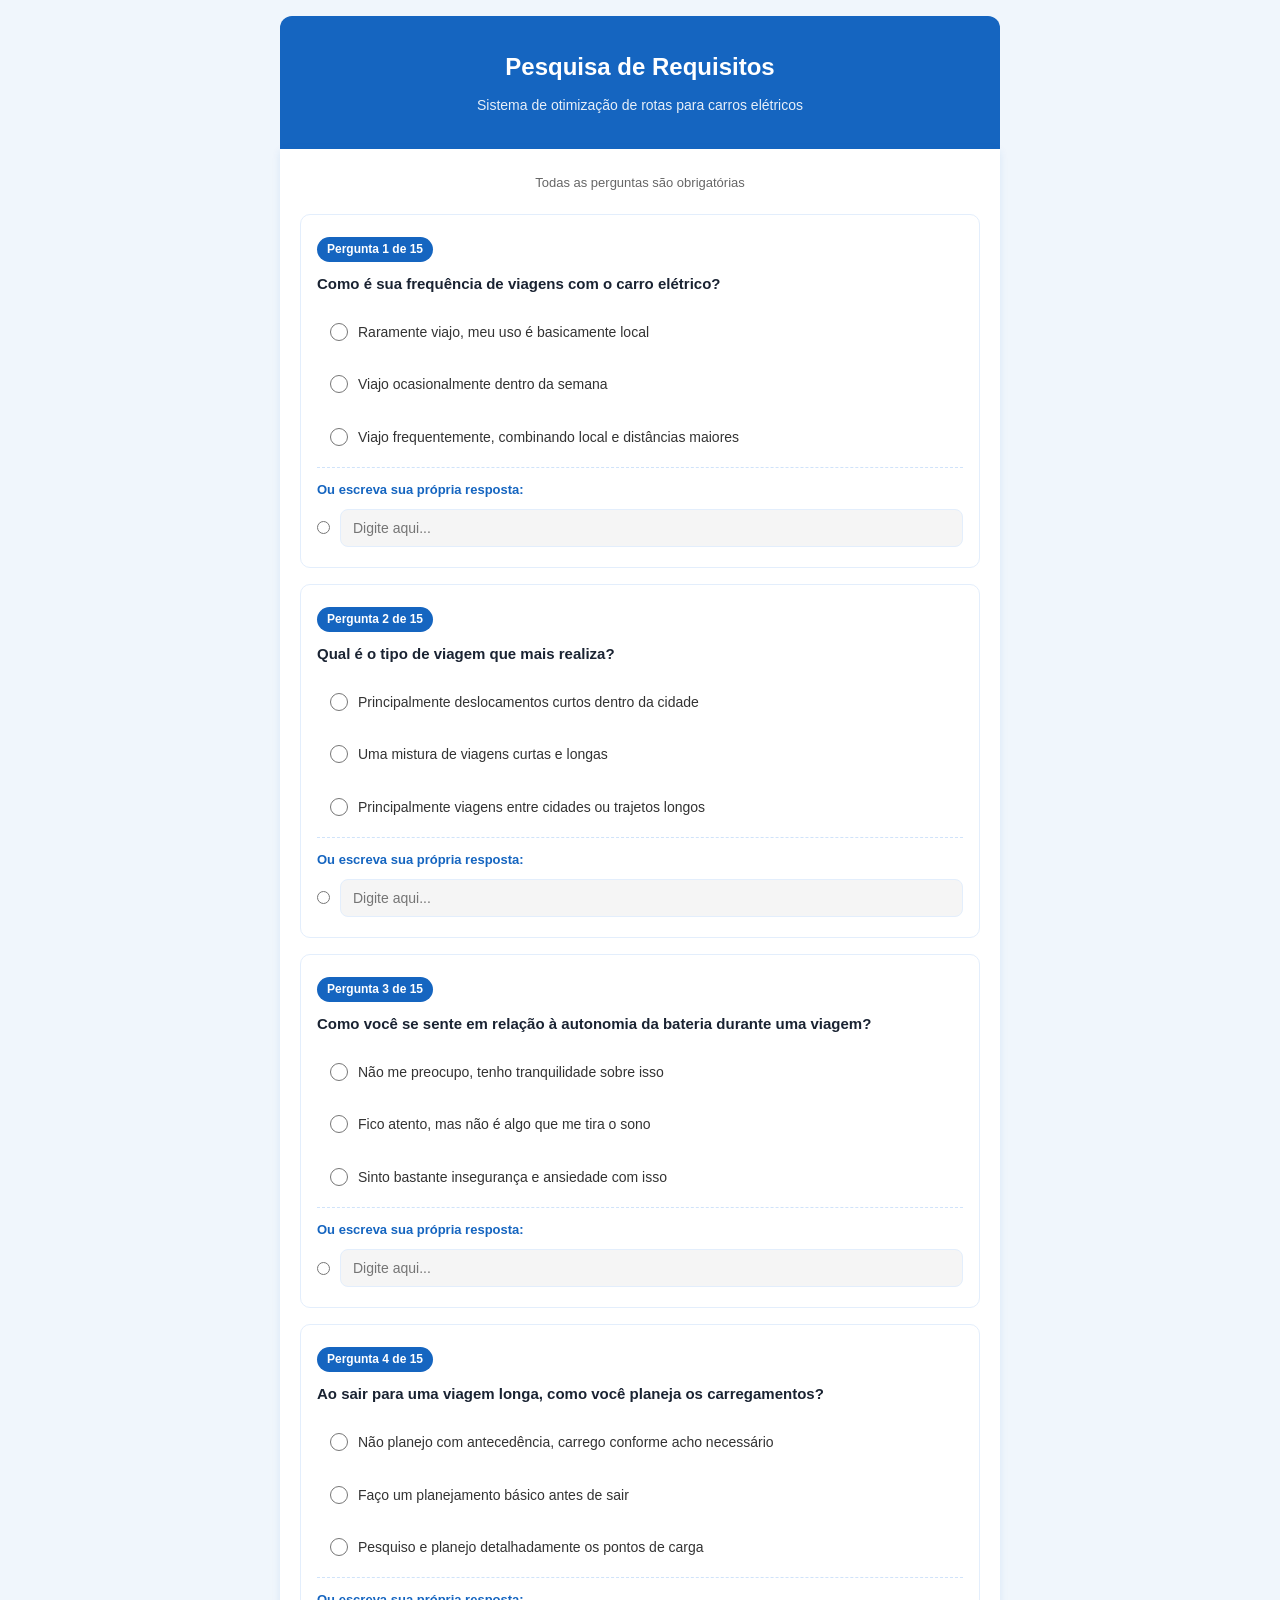
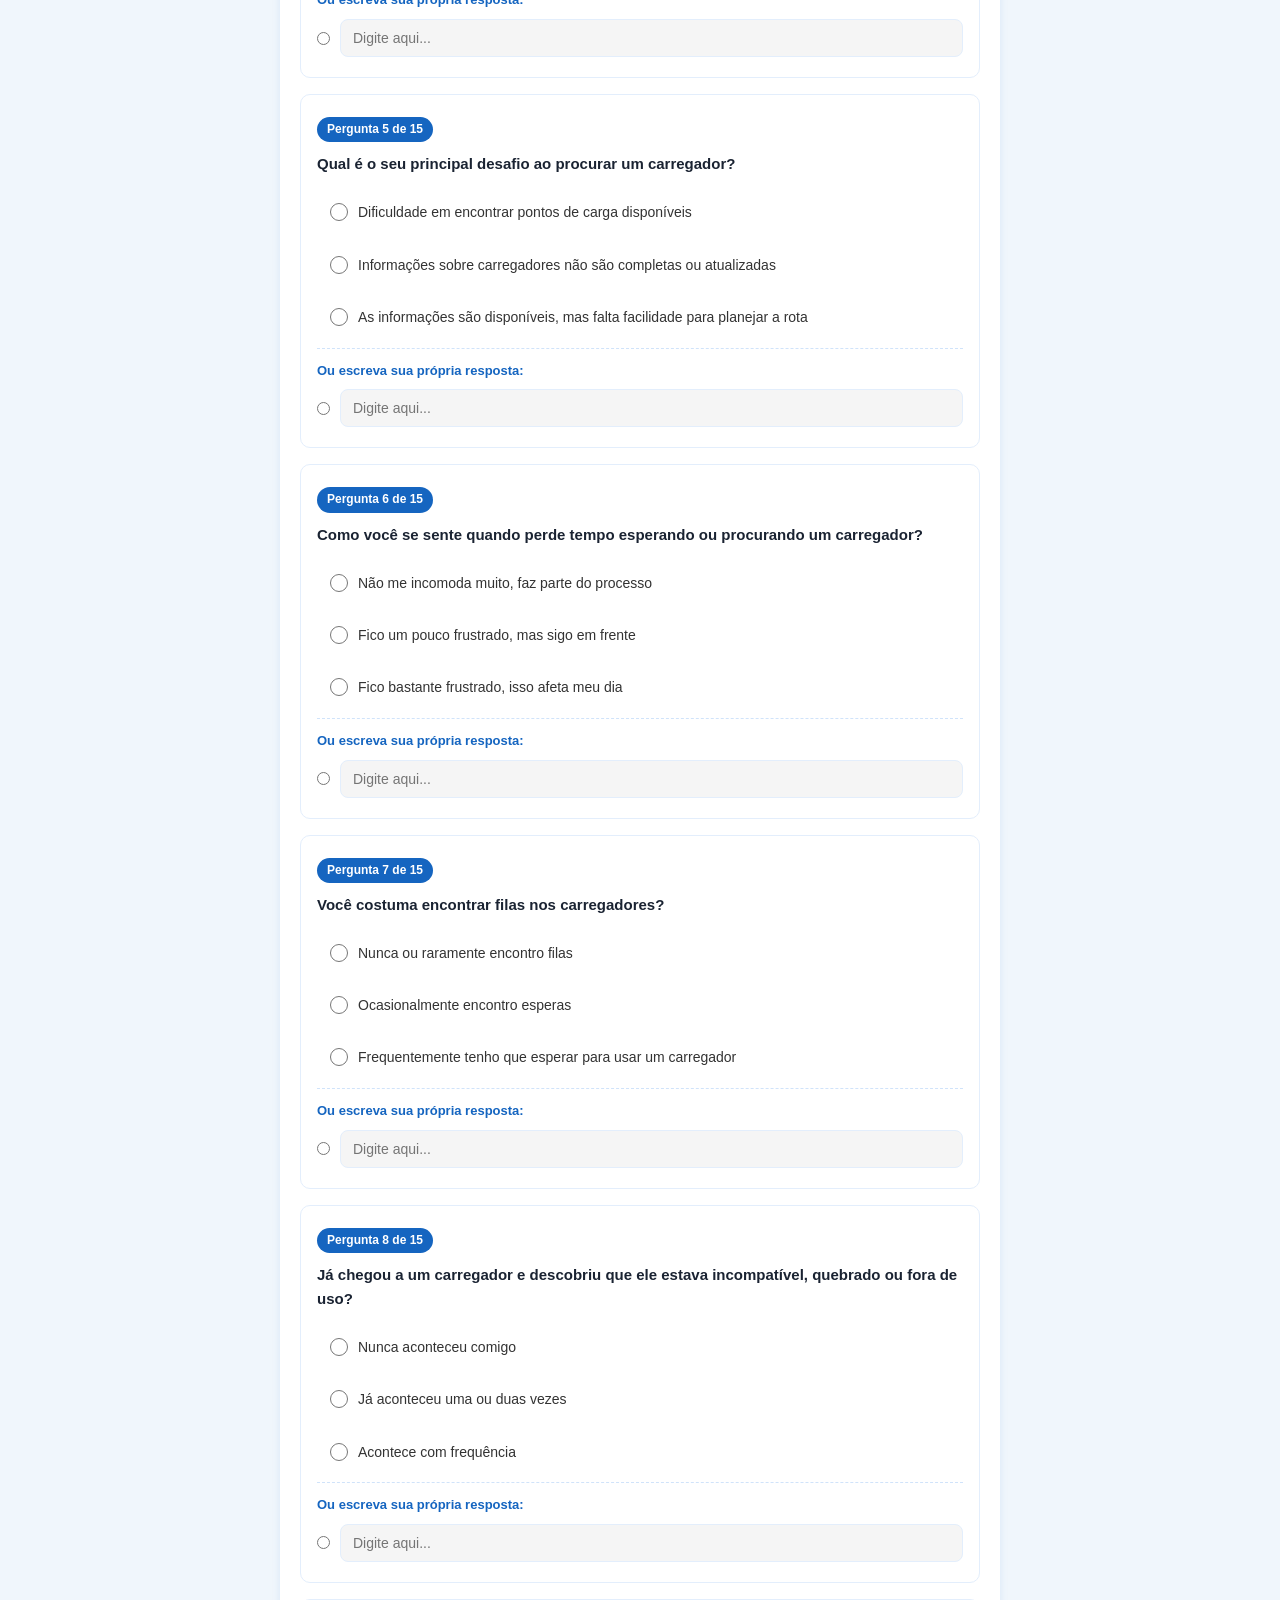
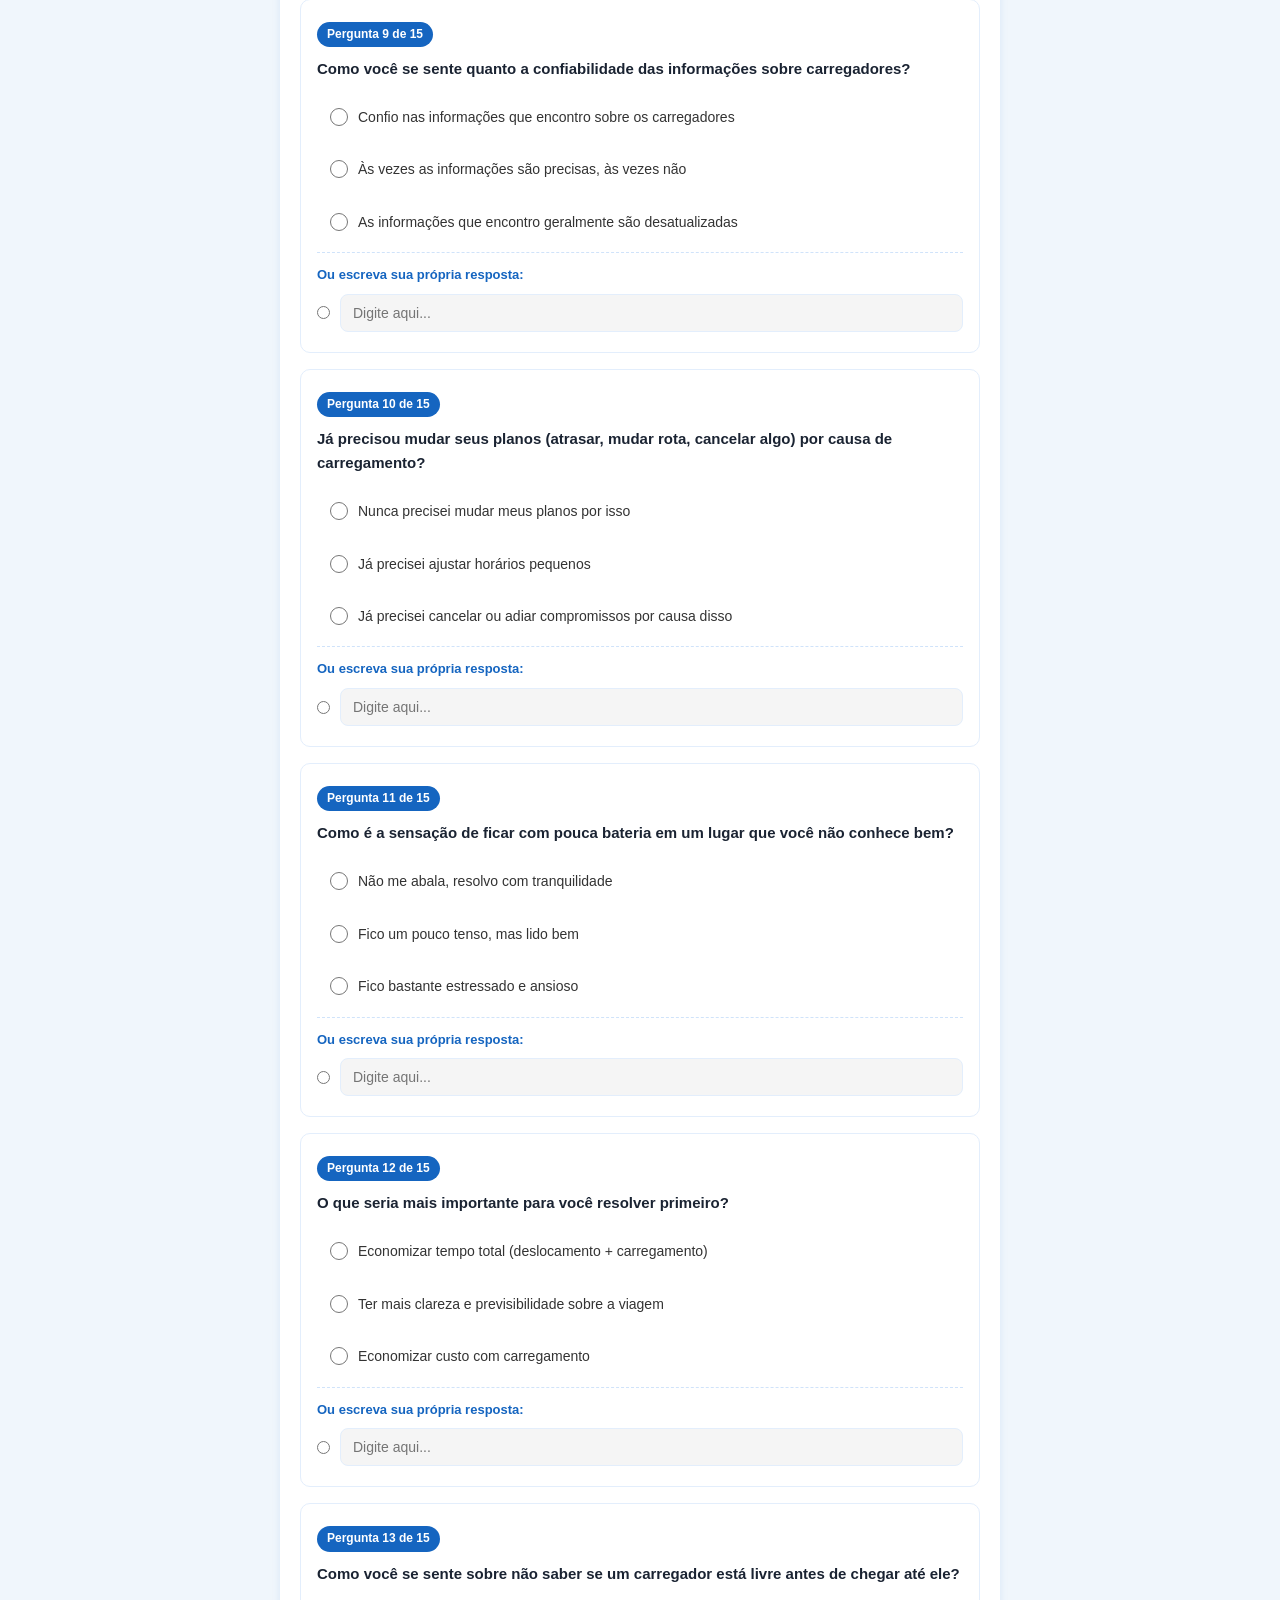
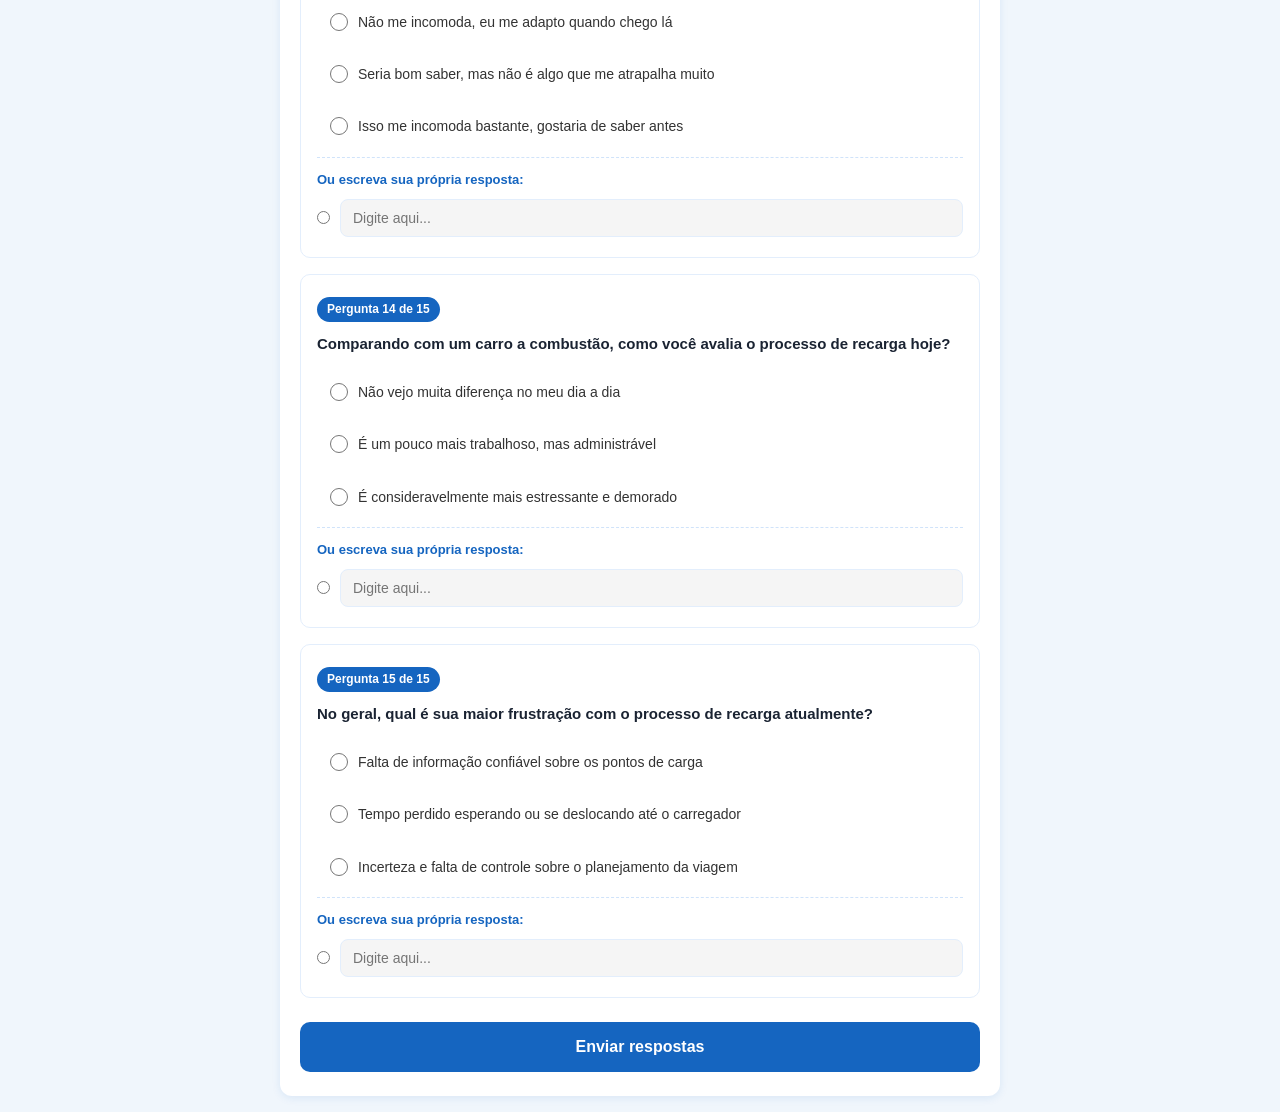
<file: index.html>
<!DOCTYPE html>
<html lang="pt-BR">
<head>
<meta charset="UTF-8">
<meta name="viewport" content="width=device-width, initial-scale=1, maximum-scale=1, minimum-scale=1, user-scalable=no, viewport-fit=cover, shrink-to-fit=no">
<title>Pesquisa - Sistema de Otimização de Rotas para Carros Elétricos</title>
<link rel="stylesheet" href="style.css">
</head>
<body>

<div class="container">
  <div class="header">
    <h1>Pesquisa de Requisitos</h1>
    <p>Sistema de otimização de rotas para carros elétricos</p>
  </div>

  <div class="form-wrapper">
    <p class="required-note">Todas as perguntas são obrigatórias</p>

    <form id="surveyForm">
      <div id="questionsContainer"></div>

      <button type="submit" class="submit-btn" id="submitBtn">
        Enviar respostas
      </button>

      <div class="status-message" id="statusMessage"></div>
    </form>
  </div>
</div>

<script>
  document.addEventListener('dblclick', function (event) {
    event.preventDefault();
    event.stopPropagation();
  }, { passive: false });

  document.addEventListener('touchstart', function (event) {
    if (event.touches.length > 0) {
      this._lastX = event.touches[0].clientX;
      this._lastY = event.touches[0].clientY;
    }
    event.preventDefault();
  }, { passive: false });

  document.addEventListener('touchmove', function (event) {
    if (event.touches.length >= 1) {
      const touch = event.touches[0];
      const deltaX = Math.abs(touch.clientX - (this._lastX || touch.clientX));
      const deltaY = Math.abs(touch.clientY - (this._lastY || touch.clientY));

      if (deltaX > 1 || deltaY > 1 || event.touches.length > 1) {
        event.preventDefault();
      }

      this._lastX = touch.clientX;
      this._lastY = touch.clientY;
    }
  }, { passive: false });

  document.addEventListener('gesturestart', function (event) {
    event.preventDefault();
  }, { passive: false });

  document.addEventListener('gesturechange', function (event) {
    event.preventDefault();
  }, { passive: false });

  document.addEventListener('gestureend', function (event) {
    event.preventDefault();
  }, { passive: false });

  document.addEventListener('touchend', function (event) {
    event.preventDefault();
  }, { passive: false });

  document.addEventListener('contextmenu', function (event) {
    event.preventDefault();
  });

  // ==========================================
  // IMPORTANTE: Substitua pela URL do seu Google Apps Script
  // Veja o guia de configuração para obter essa URL
  // ==========================================
  const GOOGLE_SCRIPT_URL = 'https://script.google.com/macros/library/d/1Z0auUuol8Z-AuIEBQ-giIkFjAjs9nuv-XI1DzMgzzAleDBt_2IXjGBBi/1';

  const questions = [
    {
      num: 1,
      question: "Como é sua frequência de viagens com o carro elétrico?",
      options: [
        "Raramente viajo, meu uso é basicamente local",
        "Viajo ocasionalmente dentro da semana",
        "Viajo frequentemente, combinando local e distâncias maiores"
      ]
    },
    {
      num: 2,
      question: "Qual é o tipo de viagem que mais realiza?",
      options: [
        "Principalmente deslocamentos curtos dentro da cidade",
        "Uma mistura de viagens curtas e longas",
        "Principalmente viagens entre cidades ou trajetos longos"
      ]
    },
    {
      num: 3,
      question: "Como você se sente em relação à autonomia da bateria durante uma viagem?",
      options: [
        "Não me preocupo, tenho tranquilidade sobre isso",
        "Fico atento, mas não é algo que me tira o sono",
        "Sinto bastante insegurança e ansiedade com isso"
      ]
    },
    {
      num: 4,
      question: "Ao sair para uma viagem longa, como você planeja os carregamentos?",
      options: [
        "Não planejo com antecedência, carrego conforme acho necessário",
        "Faço um planejamento básico antes de sair",
        "Pesquiso e planejo detalhadamente os pontos de carga"
      ]
    },
    {
      num: 5,
      question: "Qual é o seu principal desafio ao procurar um carregador?",
      options: [
        "Dificuldade em encontrar pontos de carga disponíveis",
        "Informações sobre carregadores não são completas ou atualizadas",
        "As informações são disponíveis, mas falta facilidade para planejar a rota"
      ]
    },
    {
      num: 6,
      question: "Como você se sente quando perde tempo esperando ou procurando um carregador?",
      options: [
        "Não me incomoda muito, faz parte do processo",
        "Fico um pouco frustrado, mas sigo em frente",
        "Fico bastante frustrado, isso afeta meu dia"
      ]
    },
    {
      num: 7,
      question: "Você costuma encontrar filas nos carregadores?",
      options: [
        "Nunca ou raramente encontro filas",
        "Ocasionalmente encontro esperas",
        "Frequentemente tenho que esperar para usar um carregador"
      ]
    },
    {
      num: 8,
      question: "Já chegou a um carregador e descobriu que ele estava incompatível, quebrado ou fora de uso?",
      options: [
        "Nunca aconteceu comigo",
        "Já aconteceu uma ou duas vezes",
        "Acontece com frequência"
      ]
    },
    {
      num: 9,
      question: "Como você se sente quanto a confiabilidade das informações sobre carregadores?",
      options: [
        "Confio nas informações que encontro sobre os carregadores",
        "Às vezes as informações são precisas, às vezes não",
        "As informações que encontro geralmente são desatualizadas"
      ]
    },
    {
      num: 10,
      question: "Já precisou mudar seus planos (atrasar, mudar rota, cancelar algo) por causa de carregamento?",
      options: [
        "Nunca precisei mudar meus planos por isso",
        "Já precisei ajustar horários pequenos",
        "Já precisei cancelar ou adiar compromissos por causa disso"
      ]
    },
    {
      num: 11,
      question: "Como é a sensação de ficar com pouca bateria em um lugar que você não conhece bem?",
      options: [
        "Não me abala, resolvo com tranquilidade",
        "Fico um pouco tenso, mas lido bem",
        "Fico bastante estressado e ansioso"
      ]
    },
    {
      num: 12,
      question: "O que seria mais importante para você resolver primeiro?",
      options: [
        "Economizar tempo total (deslocamento + carregamento)",
        "Ter mais clareza e previsibilidade sobre a viagem",
        "Economizar custo com carregamento"
      ]
    },
    {
      num: 13,
      question: "Como você se sente sobre não saber se um carregador está livre antes de chegar até ele?",
      options: [
        "Não me incomoda, eu me adapto quando chego lá",
        "Seria bom saber, mas não é algo que me atrapalha muito",
        "Isso me incomoda bastante, gostaria de saber antes"
      ]
    },
    {
      num: 14,
      question: "Comparando com um carro a combustão, como você avalia o processo de recarga hoje?",
      options: [
        "Não vejo muita diferença no meu dia a dia",
        "É um pouco mais trabalhoso, mas administrável",
        "É consideravelmente mais estressante e demorado"
      ]
    },
    {
      num: 15,
      question: "No geral, qual é sua maior frustração com o processo de recarga atualmente?",
      options: [
        "Falta de informação confiável sobre os pontos de carga",
        "Tempo perdido esperando ou se deslocando até o carregador",
        "Incerteza e falta de controle sobre o planejamento da viagem"
      ]
    }
  ];

  const container = document.getElementById('questionsContainer');

  questions.forEach(q => {
    const card = document.createElement('div');
    card.className = 'question-card';

    const numBadge = document.createElement('span');
    numBadge.className = 'question-number';
    numBadge.textContent = `Pergunta ${q.num} de ${questions.length}`;
    card.appendChild(numBadge);

    const title = document.createElement('p');
    title.className = 'question-text';
    title.textContent = q.question;
    card.appendChild(title);

    const optionsDiv = document.createElement('div');
    optionsDiv.className = 'options-list';

    q.options.forEach(option => {
      const label = document.createElement('label');
      label.className = 'option-label';

      const radio = document.createElement('input');
      radio.type = 'radio';
      radio.name = `q${q.num}`;
      radio.value = option;
      radio.required = true;

      const text = document.createElement('span');
      text.className = 'option-text';
      text.textContent = option;

      label.appendChild(radio);
      label.appendChild(text);
      optionsDiv.appendChild(label);
    });

    card.appendChild(optionsDiv);

    const otherSection = document.createElement('div');
    otherSection.className = 'other-section';

    const otherLabel = document.createElement('label');
    otherLabel.className = 'other-label';
    otherLabel.textContent = 'Ou escreva sua própria resposta:';
    otherSection.appendChild(otherLabel);

    const otherWrapper = document.createElement('div');
    otherWrapper.className = 'other-input-wrapper';

    const otherRadio = document.createElement('input');
    otherRadio.type = 'radio';
    otherRadio.name = `q${q.num}`;
    otherRadio.value = '';
    otherRadio.id = `other-radio-${q.num}`;

    const otherInput = document.createElement('input');
    otherInput.type = 'text';
    otherInput.className = 'other-input';
    otherInput.placeholder = 'Digite aqui...';
    otherInput.disabled = true;

    otherRadio.addEventListener('change', () => {
      otherInput.disabled = !otherRadio.checked;
      if (otherRadio.checked) otherInput.focus();
    });

    otherInput.addEventListener('input', () => {
      otherRadio.checked = true;
      otherRadio.value = otherInput.value;
    });

    otherWrapper.appendChild(otherRadio);
    otherWrapper.appendChild(otherInput);
    otherSection.appendChild(otherWrapper);
    card.appendChild(otherSection);

    container.appendChild(card);
  });

  const form = document.getElementById('surveyForm');
  const submitBtn = document.getElementById('submitBtn');
  const statusMessage = document.getElementById('statusMessage');

  form.addEventListener('submit', async (e) => {
    e.preventDefault();

    const formData = new FormData(form);
    const responses = {
      timestamp: new Date().toISOString()
    };

    let allAnswered = true;

    questions.forEach(q => {
      const value = formData.get(`q${q.num}`);
      if (!value || value.trim() === '') {
        allAnswered = false;
      }
      responses[`pergunta_${q.num}`] = value || '';
    });

    if (!allAnswered) {
      statusMessage.className = 'status-message error';
      statusMessage.textContent = 'Por favor, responda todas as perguntas antes de enviar.';
      statusMessage.scrollIntoView({ behavior: 'smooth', block: 'center' });
      return;
    }

    if (GOOGLE_SCRIPT_URL === 'COLE_AQUI_A_URL_DO_SEU_APPS_SCRIPT') {
      statusMessage.className = 'status-message error';
      statusMessage.textContent = 'Erro de configuração: URL do Google Apps Script não foi definida.';
      return;
    }

    submitBtn.disabled = true;
    statusMessage.className = 'status-message loading';
    statusMessage.textContent = 'Enviando suas respostas...';

    try {
      await fetch(GOOGLE_SCRIPT_URL, {
        method: 'POST',
        mode: 'no-cors',
        headers: {
          'Content-Type': 'application/json'
        },
        body: JSON.stringify(responses)
      });

      statusMessage.className = 'status-message success';
      statusMessage.textContent = 'Obrigado! Suas respostas foram enviadas com sucesso.';
      form.reset();
      submitBtn.disabled = true;
      submitBtn.textContent = 'Respostas enviadas';

    } catch (error) {
      statusMessage.className = 'status-message error';
      statusMessage.textContent = 'Erro ao enviar respostas. Por favor, tente novamente.';
      submitBtn.disabled = false;
    }
  });
</script>

</body>
</html>
</file>
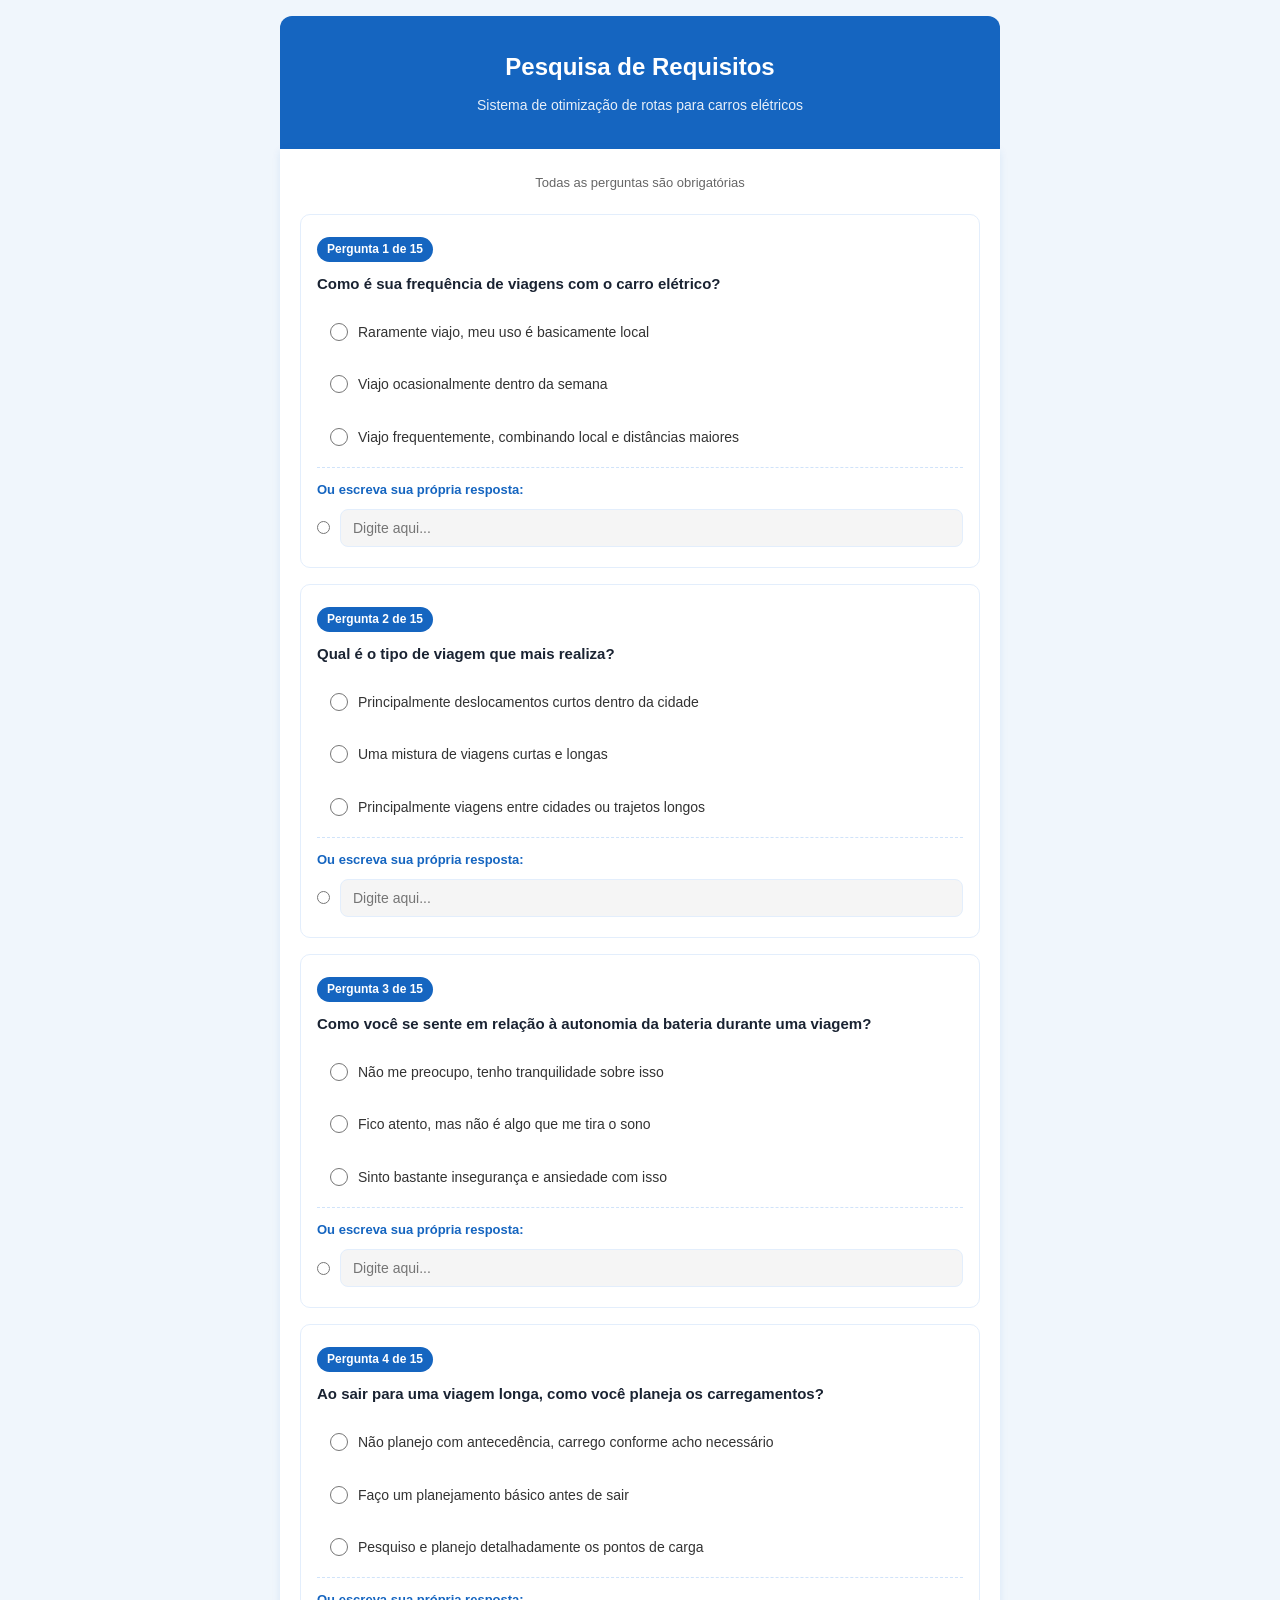
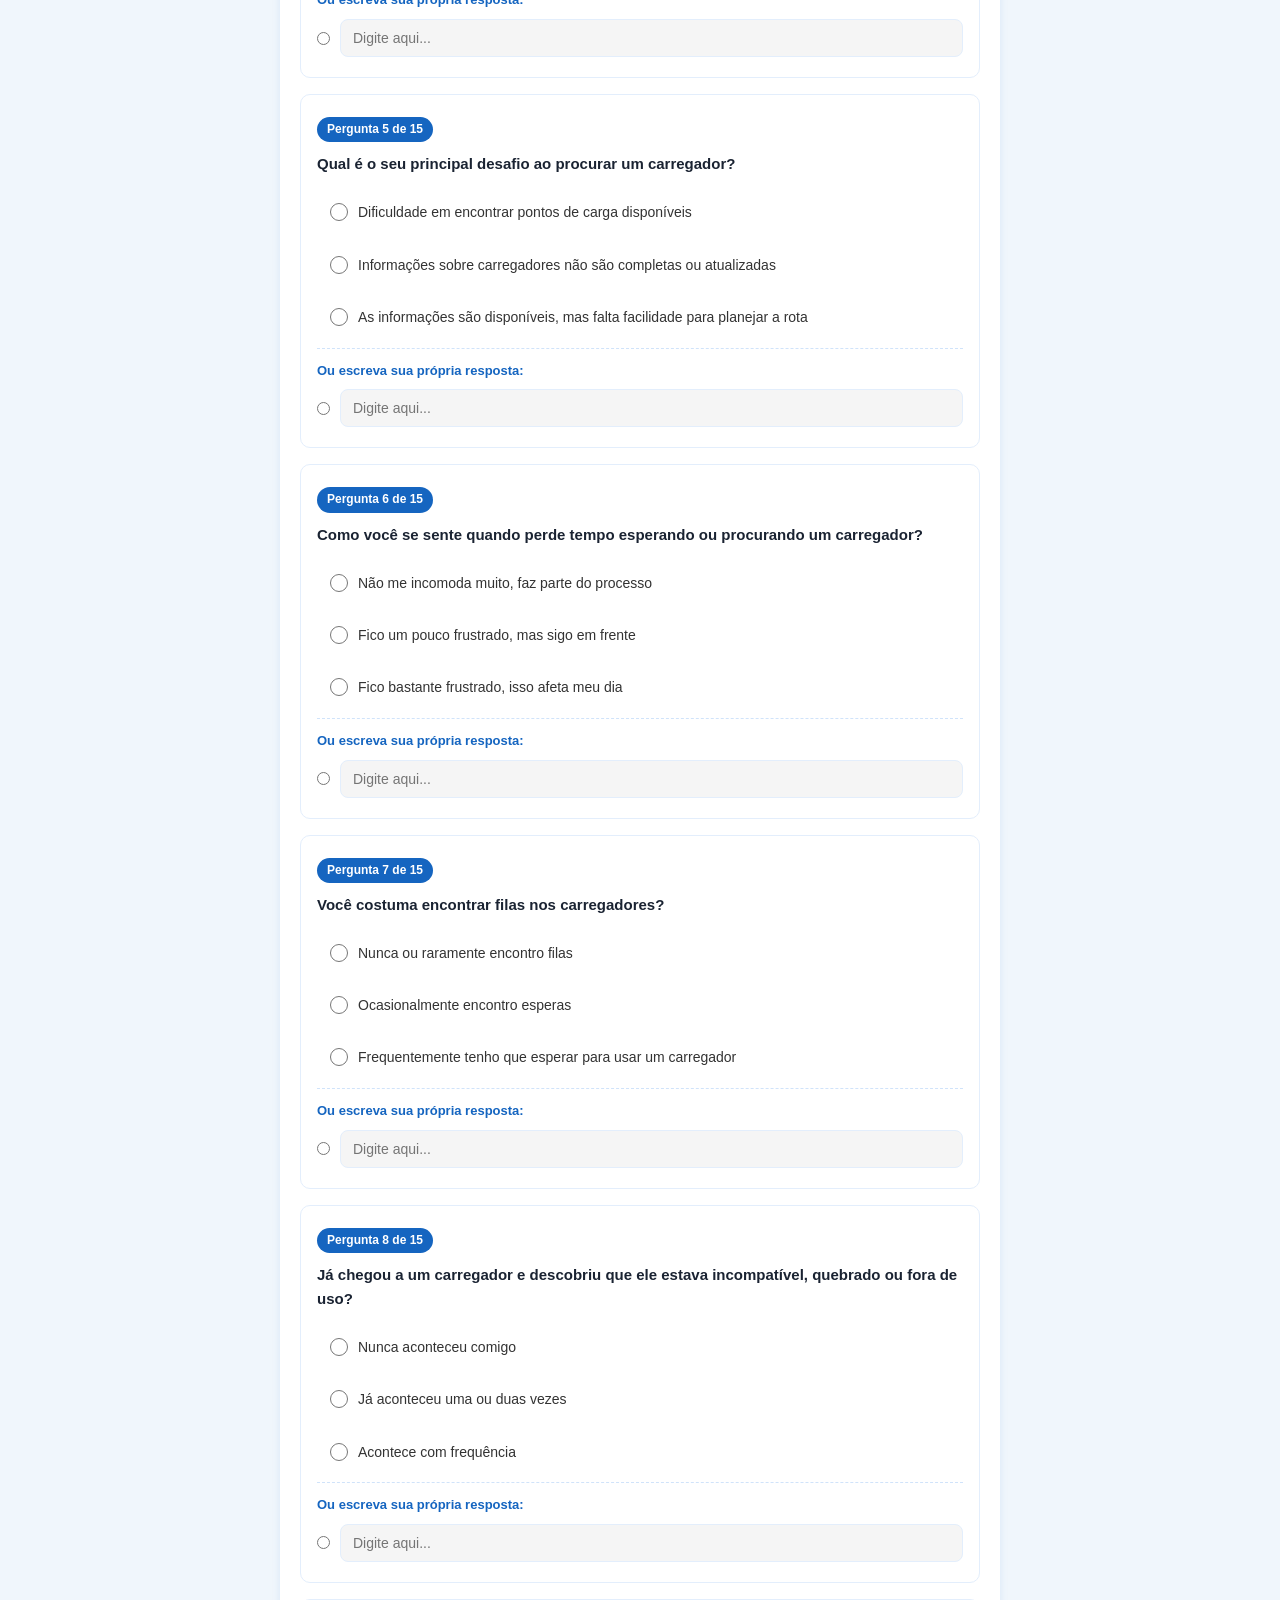
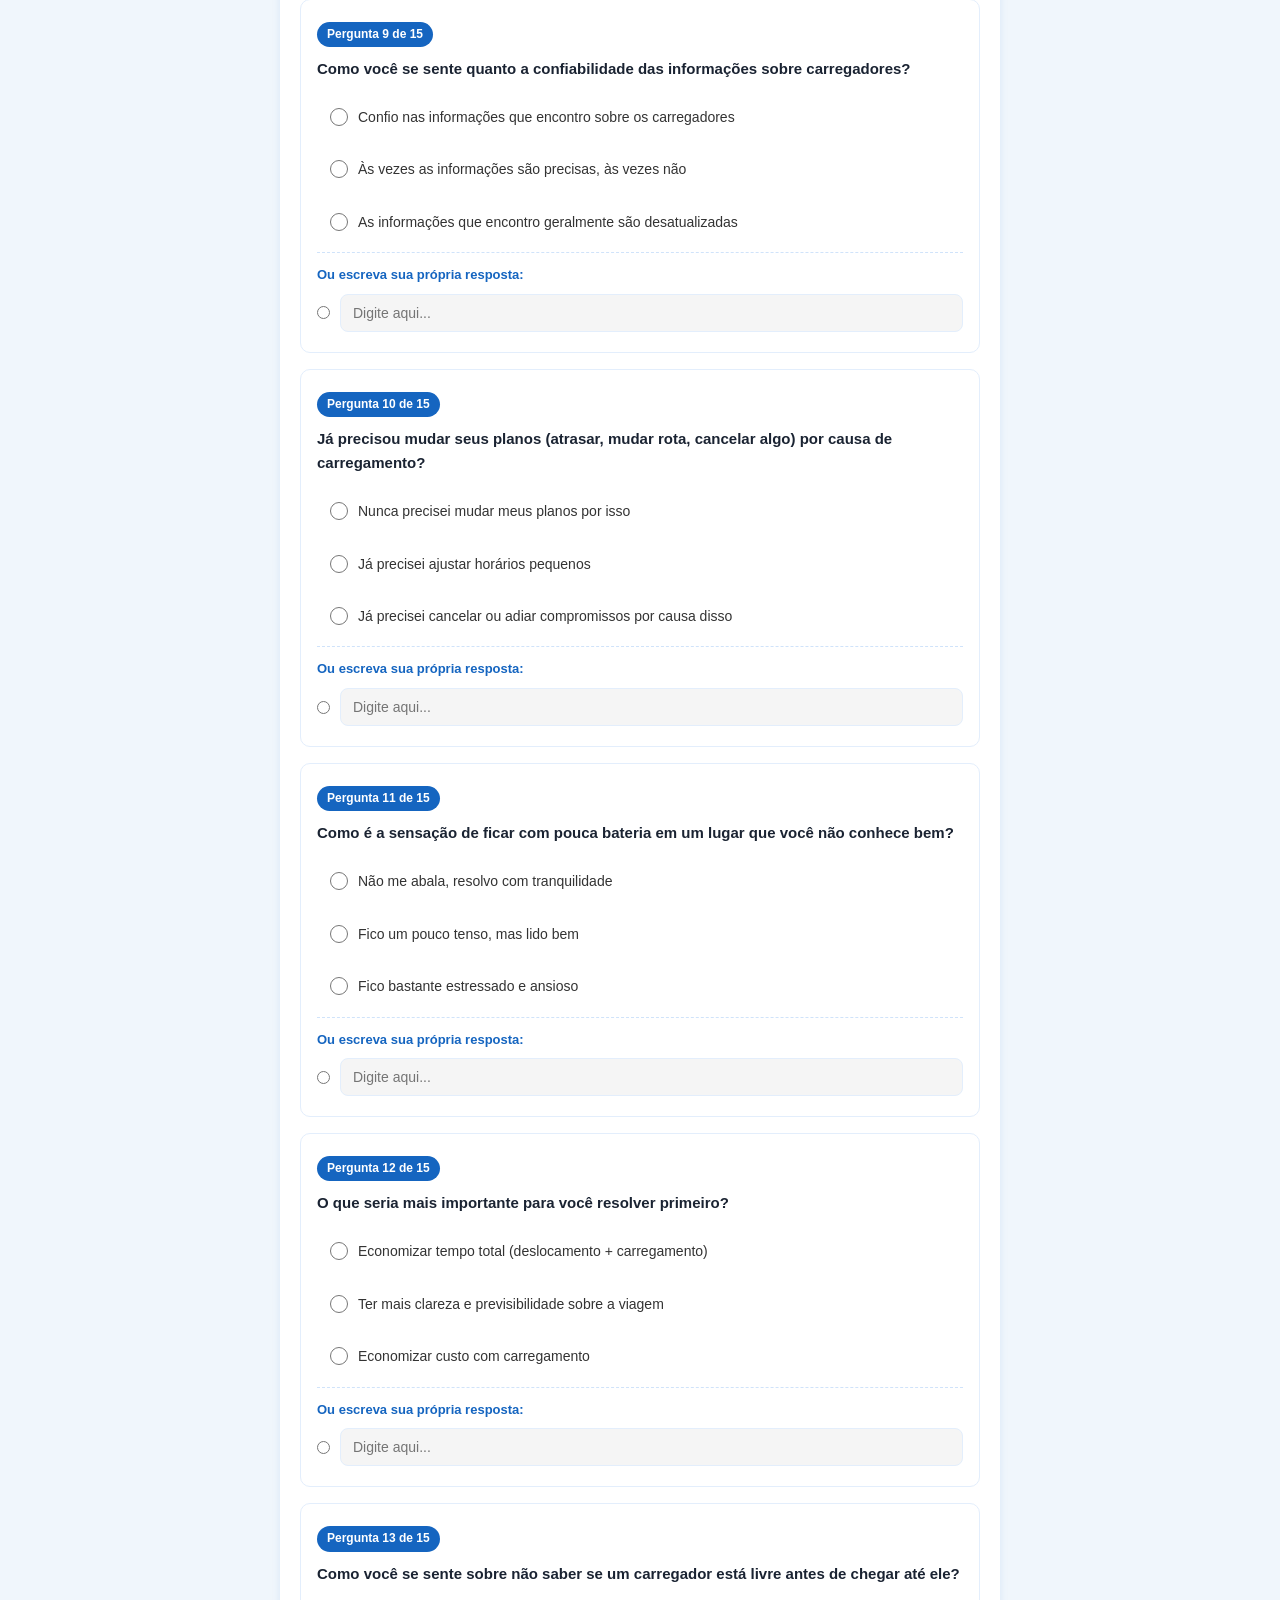
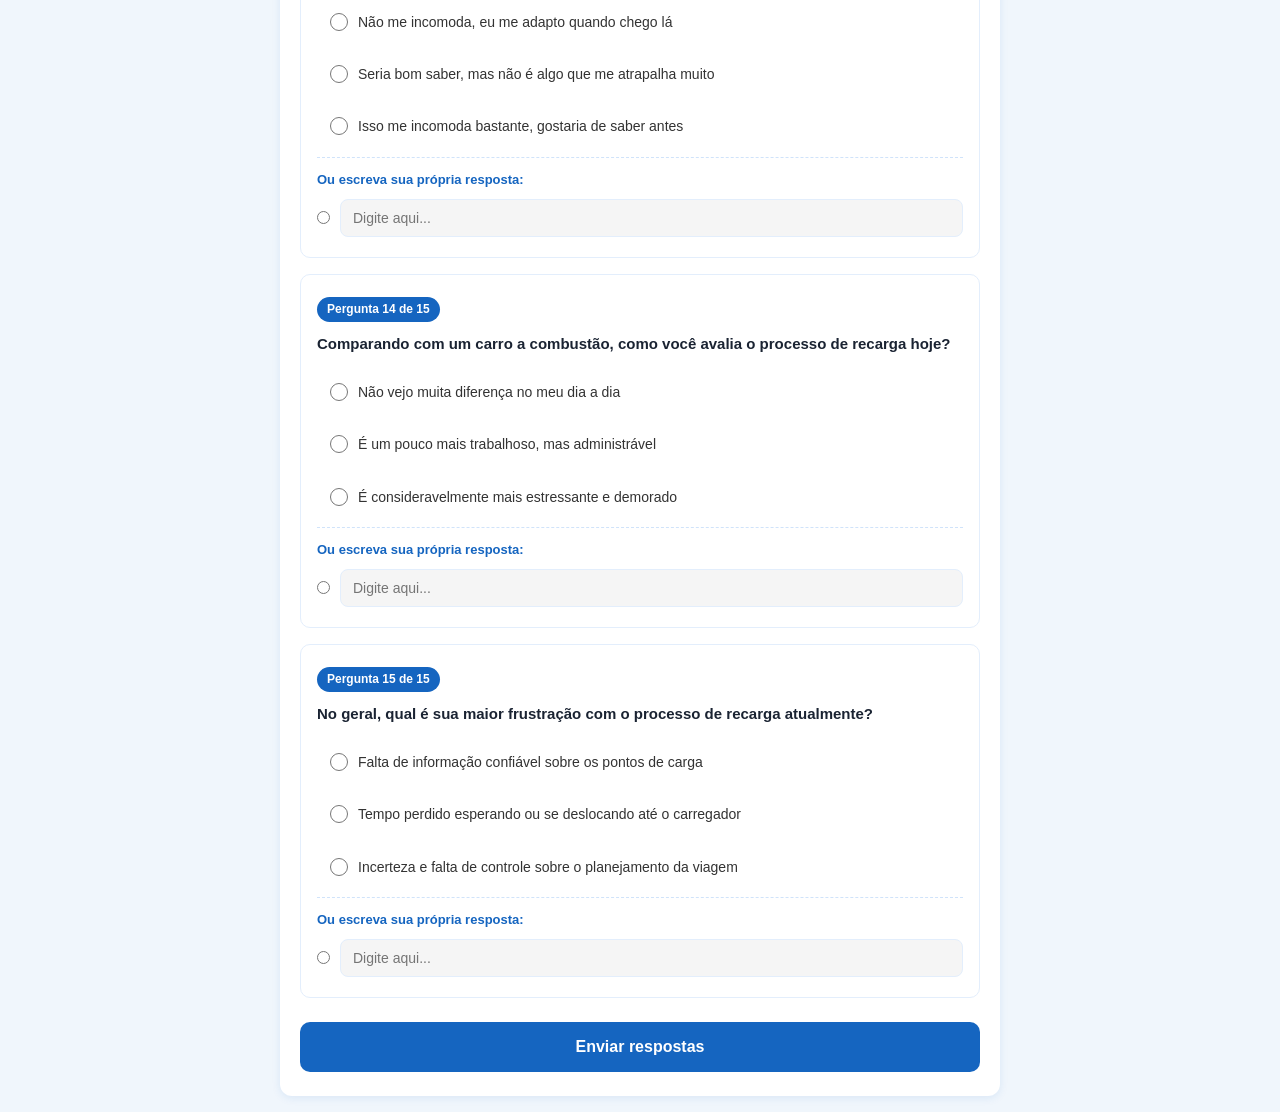
<file: formulario_carros_eletricos.html>
<!DOCTYPE html>
<html lang="pt-BR">
<head>
<meta charset="UTF-8">
<meta name="viewport" content="width=device-width, initial-scale=1.0">
<title>Pesquisa - Sistema de Otimização de Rotas para Carros Elétricos</title>
<link rel="stylesheet" href="style.css">
</head>
<body>

<div class="container">
  <div class="header">
    <h1>Pesquisa de Requisitos</h1>
    <p>Sistema de otimização de rotas para carros elétricos</p>
  </div>

  <div class="form-wrapper">
    <p class="required-note">Todas as perguntas são obrigatórias</p>

    <form id="surveyForm">
      <div id="questionsContainer"></div>

      <button type="submit" class="submit-btn" id="submitBtn">
        Enviar respostas
      </button>

      <div class="status-message" id="statusMessage"></div>
    </form>
  </div>
</div>

<script>
  // ==========================================
  // IMPORTANTE: Substitua pela URL do seu Google Apps Script
  // Veja o guia de configuração para obter essa URL
  // ==========================================
  const GOOGLE_SCRIPT_URL = 'https://script.google.com/macros/library/d/1Z0auUuol8Z-AuIEBQ-giIkFjAjs9nuv-XI1DzMgzzAleDBt_2IXjGBBi/1';

  const questions = [
    {
      num: 1,
      question: "Como é sua frequência de viagens com o carro elétrico?",
      options: [
        "Raramente viajo, meu uso é basicamente local",
        "Viajo ocasionalmente dentro da semana",
        "Viajo frequentemente, combinando local e distâncias maiores"
      ]
    },
    {
      num: 2,
      question: "Qual é o tipo de viagem que mais realiza?",
      options: [
        "Principalmente deslocamentos curtos dentro da cidade",
        "Uma mistura de viagens curtas e longas",
        "Principalmente viagens entre cidades ou trajetos longos"
      ]
    },
    {
      num: 3,
      question: "Como você se sente em relação à autonomia da bateria durante uma viagem?",
      options: [
        "Não me preocupo, tenho tranquilidade sobre isso",
        "Fico atento, mas não é algo que me tira o sono",
        "Sinto bastante insegurança e ansiedade com isso"
      ]
    },
    {
      num: 4,
      question: "Ao sair para uma viagem longa, como você planeja os carregamentos?",
      options: [
        "Não planejo com antecedência, carrego conforme acho necessário",
        "Faço um planejamento básico antes de sair",
        "Pesquiso e planejo detalhadamente os pontos de carga"
      ]
    },
    {
      num: 5,
      question: "Qual é o seu principal desafio ao procurar um carregador?",
      options: [
        "Dificuldade em encontrar pontos de carga disponíveis",
        "Informações sobre carregadores não são completas ou atualizadas",
        "As informações são disponíveis, mas falta facilidade para planejar a rota"
      ]
    },
    {
      num: 6,
      question: "Como você se sente quando perde tempo esperando ou procurando um carregador?",
      options: [
        "Não me incomoda muito, faz parte do processo",
        "Fico um pouco frustrado, mas sigo em frente",
        "Fico bastante frustrado, isso afeta meu dia"
      ]
    },
    {
      num: 7,
      question: "Você costuma encontrar filas nos carregadores?",
      options: [
        "Nunca ou raramente encontro filas",
        "Ocasionalmente encontro esperas",
        "Frequentemente tenho que esperar para usar um carregador"
      ]
    },
    {
      num: 8,
      question: "Já chegou a um carregador e descobriu que ele estava incompatível, quebrado ou fora de uso?",
      options: [
        "Nunca aconteceu comigo",
        "Já aconteceu uma ou duas vezes",
        "Acontece com frequência"
      ]
    },
    {
      num: 9,
      question: "Como você se sente quanto a confiabilidade das informações sobre carregadores?",
      options: [
        "Confio nas informações que encontro sobre os carregadores",
        "Às vezes as informações são precisas, às vezes não",
        "As informações que encontro geralmente são desatualizadas"
      ]
    },
    {
      num: 10,
      question: "Já precisou mudar seus planos (atrasar, mudar rota, cancelar algo) por causa de carregamento?",
      options: [
        "Nunca precisei mudar meus planos por isso",
        "Já precisei ajustar horários pequenos",
        "Já precisei cancelar ou adiar compromissos por causa disso"
      ]
    },
    {
      num: 11,
      question: "Como é a sensação de ficar com pouca bateria em um lugar que você não conhece bem?",
      options: [
        "Não me abala, resolvo com tranquilidade",
        "Fico um pouco tenso, mas lido bem",
        "Fico bastante estressado e ansioso"
      ]
    },
    {
      num: 12,
      question: "O que seria mais importante para você resolver primeiro?",
      options: [
        "Economizar tempo total (deslocamento + carregamento)",
        "Ter mais clareza e previsibilidade sobre a viagem",
        "Economizar custo com carregamento"
      ]
    },
    {
      num: 13,
      question: "Como você se sente sobre não saber se um carregador está livre antes de chegar até ele?",
      options: [
        "Não me incomoda, eu me adapto quando chego lá",
        "Seria bom saber, mas não é algo que me atrapalha muito",
        "Isso me incomoda bastante, gostaria de saber antes"
      ]
    },
    {
      num: 14,
      question: "Comparando com um carro a combustão, como você avalia o processo de recarga hoje?",
      options: [
        "Não vejo muita diferença no meu dia a dia",
        "É um pouco mais trabalhoso, mas administrável",
        "É consideravelmente mais estressante e demorado"
      ]
    },
    {
      num: 15,
      question: "No geral, qual é sua maior frustração com o processo de recarga atualmente?",
      options: [
        "Falta de informação confiável sobre os pontos de carga",
        "Tempo perdido esperando ou se deslocando até o carregador",
        "Incerteza e falta de controle sobre o planejamento da viagem"
      ]
    }
  ];

  const container = document.getElementById('questionsContainer');

  questions.forEach(q => {
    const card = document.createElement('div');
    card.className = 'question-card';

    const numBadge = document.createElement('span');
    numBadge.className = 'question-number';
    numBadge.textContent = `Pergunta ${q.num} de ${questions.length}`;
    card.appendChild(numBadge);

    const title = document.createElement('p');
    title.className = 'question-text';
    title.textContent = q.question;
    card.appendChild(title);

    const optionsDiv = document.createElement('div');
    optionsDiv.className = 'options-list';

    q.options.forEach(option => {
      const label = document.createElement('label');
      label.className = 'option-label';

      const radio = document.createElement('input');
      radio.type = 'radio';
      radio.name = `q${q.num}`;
      radio.value = option;
      radio.required = true;

      const text = document.createElement('span');
      text.className = 'option-text';
      text.textContent = option;

      label.appendChild(radio);
      label.appendChild(text);
      optionsDiv.appendChild(label);
    });

    card.appendChild(optionsDiv);

    const otherSection = document.createElement('div');
    otherSection.className = 'other-section';

    const otherLabel = document.createElement('label');
    otherLabel.className = 'other-label';
    otherLabel.textContent = 'Ou escreva sua própria resposta:';
    otherSection.appendChild(otherLabel);

    const otherWrapper = document.createElement('div');
    otherWrapper.className = 'other-input-wrapper';

    const otherRadio = document.createElement('input');
    otherRadio.type = 'radio';
    otherRadio.name = `q${q.num}`;
    otherRadio.value = '';
    otherRadio.id = `other-radio-${q.num}`;

    const otherInput = document.createElement('input');
    otherInput.type = 'text';
    otherInput.className = 'other-input';
    otherInput.placeholder = 'Digite aqui...';
    otherInput.disabled = true;

    otherRadio.addEventListener('change', () => {
      otherInput.disabled = !otherRadio.checked;
      if (otherRadio.checked) otherInput.focus();
    });

    otherInput.addEventListener('input', () => {
      otherRadio.checked = true;
      otherRadio.value = otherInput.value;
    });

    otherWrapper.appendChild(otherRadio);
    otherWrapper.appendChild(otherInput);
    otherSection.appendChild(otherWrapper);
    card.appendChild(otherSection);

    container.appendChild(card);
  });

  const form = document.getElementById('surveyForm');
  const submitBtn = document.getElementById('submitBtn');
  const statusMessage = document.getElementById('statusMessage');

  form.addEventListener('submit', async (e) => {
    e.preventDefault();

    const formData = new FormData(form);
    const responses = {
      timestamp: new Date().toISOString()
    };

    let allAnswered = true;

    questions.forEach(q => {
      const value = formData.get(`q${q.num}`);
      if (!value || value.trim() === '') {
        allAnswered = false;
      }
      responses[`pergunta_${q.num}`] = value || '';
    });

    if (!allAnswered) {
      statusMessage.className = 'status-message error';
      statusMessage.textContent = 'Por favor, responda todas as perguntas antes de enviar.';
      statusMessage.scrollIntoView({ behavior: 'smooth', block: 'center' });
      return;
    }

    if (GOOGLE_SCRIPT_URL === 'COLE_AQUI_A_URL_DO_SEU_APPS_SCRIPT') {
      statusMessage.className = 'status-message error';
      statusMessage.textContent = 'Erro de configuração: URL do Google Apps Script não foi definida.';
      return;
    }

    submitBtn.disabled = true;
    statusMessage.className = 'status-message loading';
    statusMessage.textContent = 'Enviando suas respostas...';

    try {
      await fetch(GOOGLE_SCRIPT_URL, {
        method: 'POST',
        mode: 'no-cors',
        headers: {
          'Content-Type': 'application/json'
        },
        body: JSON.stringify(responses)
      });

      statusMessage.className = 'status-message success';
      statusMessage.textContent = 'Obrigado! Suas respostas foram enviadas com sucesso.';
      form.reset();
      submitBtn.disabled = true;
      submitBtn.textContent = 'Respostas enviadas';

    } catch (error) {
      statusMessage.className = 'status-message error';
      statusMessage.textContent = 'Erro ao enviar respostas. Por favor, tente novamente.';
      submitBtn.disabled = false;
    }
  });
</script>

</body>
</html>
</file>
<file: style.css>
* {
    box-sizing: border-box;
    margin: 0;
    padding: 0;
    -webkit-tap-highlight-color: transparent;
  }

  html, body {
    width: 100%;
    max-width: 100%;
    overflow-x: hidden;
    position: relative;
  }

  body {
    font-family: -apple-system, BlinkMacSystemFont, 'Segoe UI', Roboto, Arial, sans-serif;
    background-color: #f0f6fc;
    color: #1a2332;
    line-height: 1.6;
    padding: 16px;
    touch-action: none;
    overscroll-behavior: none;
    overscroll-behavior-x: none;
    overscroll-behavior-y: none;
    user-select: none;
    -webkit-user-select: none;
    -webkit-touch-callout: none;
    -webkit-text-size-adjust: 100%;
    image-rendering: auto;
  }

  .option-label,
  .submit-btn,
  input,
  button {
    touch-action: none;
    -webkit-user-select: none;
    user-select: none;
  }

  .container {
    max-width: 720px;
    margin: 0 auto;
  }

  .header {
    background-color: #1565c0;
    color: #ffffff;
    padding: 32px 24px;
    border-radius: 12px 12px 0 0;
    text-align: center;
  }

  .header h1 {
    font-size: 24px;
    font-weight: 600;
    margin-bottom: 8px;
  }

  .header p {
    font-size: 14px;
    opacity: 0.9;
  }

  .form-wrapper {
    background-color: #ffffff;
    border-radius: 0 0 12px 12px;
    box-shadow: 0 2px 8px rgba(21, 101, 192, 0.1);
    padding: 24px 20px;
  }

  .question-card {
    background-color: #ffffff;
    border: 1.5px solid #e3eefc;
    border-radius: 10px;
    padding: 20px 16px;
    margin-bottom: 16px;
    transition: border-color 0.2s;
  }

  .question-card:hover {
    border-color: #90caf9;
  }

  .question-number {
    display: inline-block;
    background-color: #1565c0;
    color: #ffffff;
    font-size: 12px;
    font-weight: 600;
    padding: 3px 10px;
    border-radius: 20px;
    margin-bottom: 10px;
  }

  .question-text {
    font-size: 15px;
    font-weight: 600;
    color: #1a2332;
    margin-bottom: 14px;
  }

  .options-list {
    display: flex;
    flex-direction: column;
    gap: 8px;
  }

  .option-label {
    display: flex;
    align-items: flex-start;
    gap: 10px;
    padding: 10px 12px;
    border-radius: 8px;
    cursor: pointer;
    transition: background-color 0.15s;
    border: 1px solid transparent;
  }

  .option-label:hover {
    background-color: #f0f6fc;
    border-color: #bbdefb;
  }

  .option-label input[type="radio"] {
    margin-top: 2px;
    width: 18px;
    height: 18px;
    accent-color: #1565c0;
    cursor: pointer;
    flex-shrink: 0;
  }

  .option-text {
    font-size: 14px;
    color: #333333;
  }

  .other-section {
    margin-top: 8px;
    padding-top: 12px;
    border-top: 1px dashed #d0e3fa;
  }

  .other-label {
    font-size: 13px;
    font-weight: 600;
    color: #1565c0;
    margin-bottom: 8px;
    display: block;
  }

  .other-input-wrapper {
    display: flex;
    align-items: center;
    gap: 10px;
  }

  .other-input {
    flex: 1;
    padding: 10px 12px;
    border: 1.5px solid #e3eefc;
    border-radius: 8px;
    font-size: 14px;
    font-family: inherit;
    background-color: #f8fbfe;
  }

  .other-input:focus {
    outline: none;
    border-color: #1565c0;
    background-color: #ffffff;
  }

  .other-input:disabled {
    background-color: #f5f5f5;
    color: #999999;
  }

  .submit-btn {
    width: 100%;
    padding: 16px;
    background-color: #1565c0;
    color: #ffffff;
    border: none;
    border-radius: 10px;
    font-size: 16px;
    font-weight: 600;
    cursor: pointer;
    margin-top: 8px;
    transition: background-color 0.2s;
  }

  .submit-btn:hover {
    background-color: #0d47a1;
  }

  .submit-btn:active {
    transform: scale(0.98);
  }

  .submit-btn:disabled {
    background-color: #90a4ae;
    cursor: not-allowed;
  }

  .status-message {
    text-align: center;
    padding: 14px;
    border-radius: 8px;
    margin-top: 16px;
    font-size: 14px;
    font-weight: 500;
    display: none;
  }

  .status-message.success {
    background-color: #e3f2fd;
    color: #0d47a1;
    display: block;
  }

  .status-message.error {
    background-color: #ffebee;
    color: #c62828;
    display: block;
  }

  .status-message.loading {
    background-color: #f0f6fc;
    color: #1565c0;
    display: block;
  }

  .required-note {
    text-align: center;
    font-size: 13px;
    color: #666666;
    margin-bottom: 20px;
  }

  @media (max-width: 480px) {
    body {
      padding: 8px;
      overflow-x: hidden;
    }

    .header {
      padding: 24px 16px;
    }

    .header h1 {
      font-size: 20px;
    }

    .form-wrapper {
      padding: 16px 12px;
    }

    .question-card {
      padding: 16px 12px;
    }

    .question-text {
      font-size: 14px;
    }

    .option-text {
      font-size: 13px;
    }
  }
</file>
